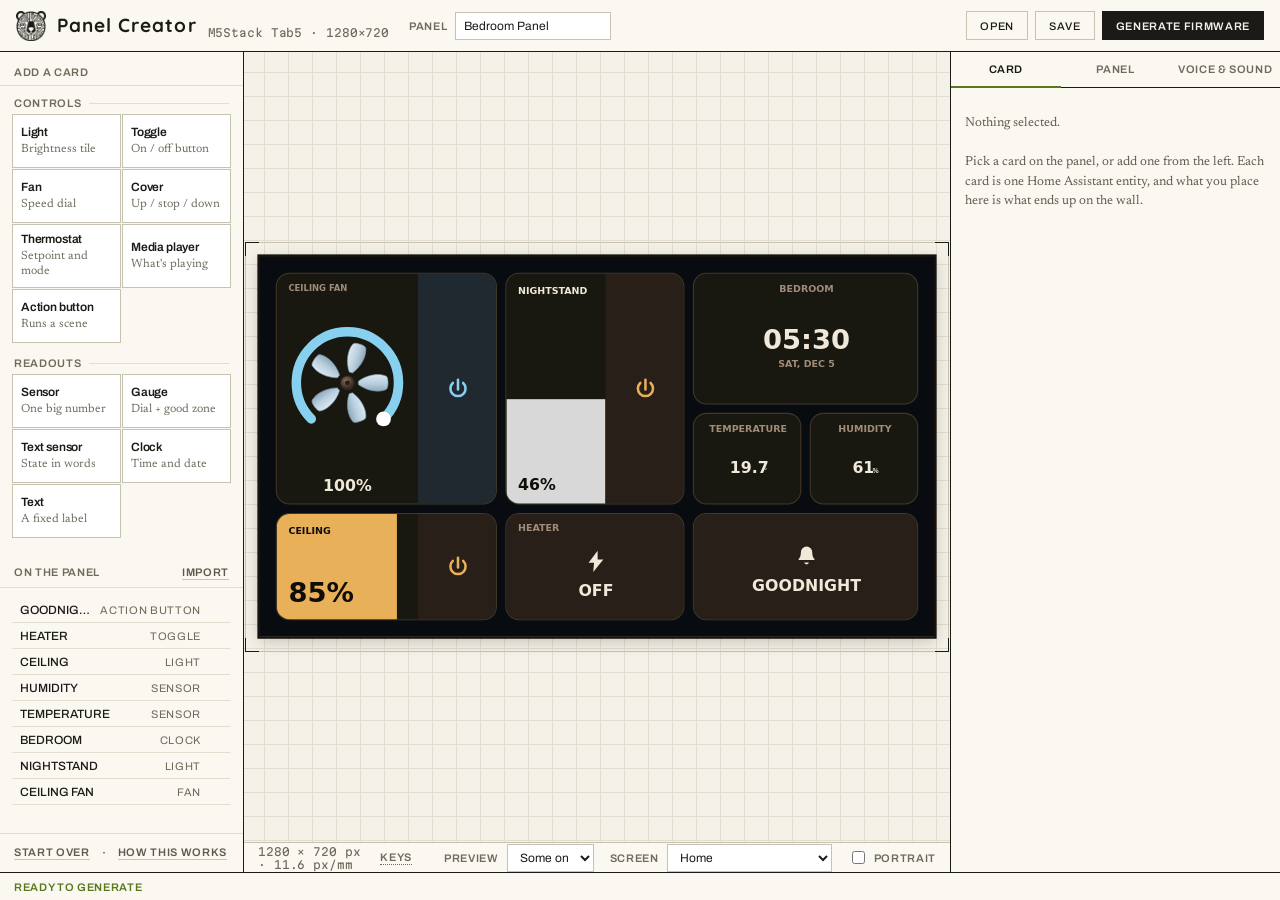
<file: index.html>
<!DOCTYPE html>
<html lang="en">
<head>
<meta charset="utf-8">
<meta name="viewport" content="width=device-width, initial-scale=1">
<title>Panel Creator — build an M5Stack Tab5 wall panel for Home Assistant</title>
<meta name="description" content="Lay out a Home Assistant touch panel for the M5Stack Tab5, see exactly how it will look, and download the ESPHome config.">
<link rel="icon" href="assets/img/yogitech-bear-ink.png">
<link rel="stylesheet" href="css/fonts.css">
<link rel="stylesheet" href="css/app.css">
</head>
<body>

<header class="top">
  <!-- The real mark, same file the site's header uses. -->
  <div class="brand">
    <img class="brand-mark" src="assets/img/yogitech-bear-ink.png" width="128" height="127" alt="YogiTech">
    <span class="brand-name">Panel&nbsp;Creator</span>
    <span class="brand-sub">M5Stack Tab5 · 1280×720</span>
  </div>

  <!-- Identity, the panel's name, and the three things you do to a FILE.
       Theme moved to the Panel tab (it is a panel setting) and the preview
       state to the stage footer (it is a view control, next to the screen
       picker) — this bar was carrying five controls of three different kinds. -->
  <div class="top-mid">
    <label class="field inline">
      <span>Panel</span>
      <input id="devFriendly" type="text" spellcheck="false" placeholder="Wall Panel">
    </label>
  </div>

  <div class="top-right">
    <button class="btn ghost" id="btnLoad" title="Open a saved .panelcreator.json">Open</button>
    <button class="btn ghost" id="btnSave" title="Save the design so you can edit it later">Save</button>
    <button class="btn primary" id="btnExport">Generate firmware</button>
  </div>
</header>

<div class="shell">

  <!-- ================= LEFT ================= -->
  <aside class="left">
    <div class="panel-title">Add a card</div>
    <div id="palette"></div>

    <div class="panel-title row-between">
      <span>On the panel</span>
      <button class="linkbtn" id="btnImport" title="Paste a list of entities from Home Assistant">Import</button>
    </div>
    <ul class="cardlist" id="cardList"></ul>

    <div class="left-foot">
      <button class="linkbtn" id="btnReset">Start over</button>
      <span class="dot">·</span>
      <button class="linkbtn" id="btnHelp">How this works</button>
    </div>
  </aside>

  <!-- ================= CENTRE ================= -->
  <main class="main">
    <div class="stage-wrap" id="stageWrap"></div>
    <div class="stage-foot">
      <span class="dim" id="dims">1280 × 720 px · 11.6 px/mm</span>
      <details class="keys">
        <summary>Keys</summary>
        <div class="keys-pop">
          <span><kbd>drag</kbd>move a card</span>
          <span><kbd>edge</kbd>resize it</span>
          <span><kbd>↑↓←→</kbd>nudge by one pixel</span>
          <span><kbd>alt + ↑↓←→</kbd>resize by one pixel</span>
          <span><kbd>del</kbd>remove the selected card</span>
        </div>
      </details>
      <span class="grow"></span>
      <label class="field inline">
        <span>Preview</span>
        <select id="demoPick">
          <option value="evening">Some on</option>
          <option value="on">All on</option>
          <option value="off">All off</option>
        </select>
      </label>
      <label class="field inline"><span>Screen</span><select id="pagePick"></select></label>
      <label class="check"><input type="checkbox" id="rotPortrait"> Portrait</label>
    </div>
  </main>

  <!-- ================= RIGHT ================= -->
  <aside class="right">
    <div class="tabs">
      <button class="tab is-on" data-tab="card">Card</button>
      <button class="tab" data-tab="panel">Panel</button>
      <button class="tab" data-tab="voice">Voice &amp; sound</button>
    </div>
    <div class="tabbody" id="tabCard"></div>
    <div class="tabbody hidden" id="tabPanel"></div>
    <div class="tabbody hidden" id="tabVoice"></div>
  </aside>
</div>

<footer class="issues" id="issues"></footer>

<!-- Shown INSTEAD of the editor under 900px. The shell is three fixed columns
     around a 1280x720 stage and the body does not scroll, so a phone gets a
     broken layout rather than a small one. Say so. -->
<div class="toosmall">
  <img src="assets/img/yogitech-bear-ink.png" width="128" height="127" alt="">
  <h1>Panel Creator needs a wider screen</h1>
  <p>It is a drawing board for a 1280&nbsp;&times;&nbsp;720 wall panel, shown at real size
     with an inspector either side. That does not fold down to a phone, and pretending it
     does would waste your time.</p>
  <p class="tiny">Come back on a laptop or a desktop &mdash; anything about 1000&nbsp;px wide
     and up. Nothing you have done is lost: the design lives in this browser.</p>
</div>

<!-- ================= MODAL ================= -->
<div class="modal hidden" id="modal">
  <div class="modal-card">
    <header class="modal-head">
      <h2 id="modalTitle">Generated firmware</h2>
      <button class="iconbtn" id="modalClose" aria-label="Close">✕</button>
    </header>
    <div class="modal-body" id="modalBody"></div>
  </div>
</div>

<input type="file" id="fileInput" accept=".json,.panelcreator.json" class="hidden">

<script src="js/theme.js"></script>
<script src="js/catalog.js"></script>
<script src="js/fonts.js"></script>
<script src="js/store.js"></script>
<script src="js/layout.js"></script>
<script src="js/icons.js"></script>
<script src="js/mdi.js"></script>
<script src="js/mock.js"></script>
<script src="js/canvas.js"></script>
<script src="js/gen-yaml.js"></script>
<script src="js/gen-docs.js"></script>
<script src="js/fanframes.js"></script>
<script src="js/zip.js"></script>
<script src="js/entitypick.js"></script>
<script src="js/inspector.js"></script>
<script src="js/app.js"></script>

<!-- ANALYTICS — the site's own Umami, on the same website id as the rest of
     yogitech.eu, so /panel-creator/ turns up beside every other page instead
     of in a second dashboard. Self-hosted and proxied first-party at /stats:
     no third party is involved, it sets no cookies and stores no IP, which is
     why the site carries no consent banner.

     TWO GUARDS, both deliberate:
     - hostname, because this same folder is meant to run from a file:// double
       click on somebody's desktop, and a local copy has no business phoning
       anywhere. It also keeps our own local testing out of the numbers.
     - the WordPress login cookie, because functions.php skips the tracker for
       logged-in users so admin activity never shows up. A static page is
       outside that rule unless it opts in, and numbers that only sometimes
       exclude the owner are worse than either choice. -->
<script>
(function () {
  var host = location.hostname;
  if (host !== 'yogitech.eu' && host !== 'www.yogitech.eu') return;
  if (document.cookie.indexOf('wordpress_logged_in') !== -1) return;
  var s = document.createElement('script');
  s.defer = true;
  s.src = '/stats/script.js';
  s.setAttribute('data-website-id', '8c2c4b79-c5de-46ab-a866-3d9f413064da');
  s.setAttribute('data-host-url', 'https://yogitech.eu/stats');
  s.setAttribute('data-auto-track', 'true');
  document.head.appendChild(s);
})();
</script>
</body>
</html>
</file>
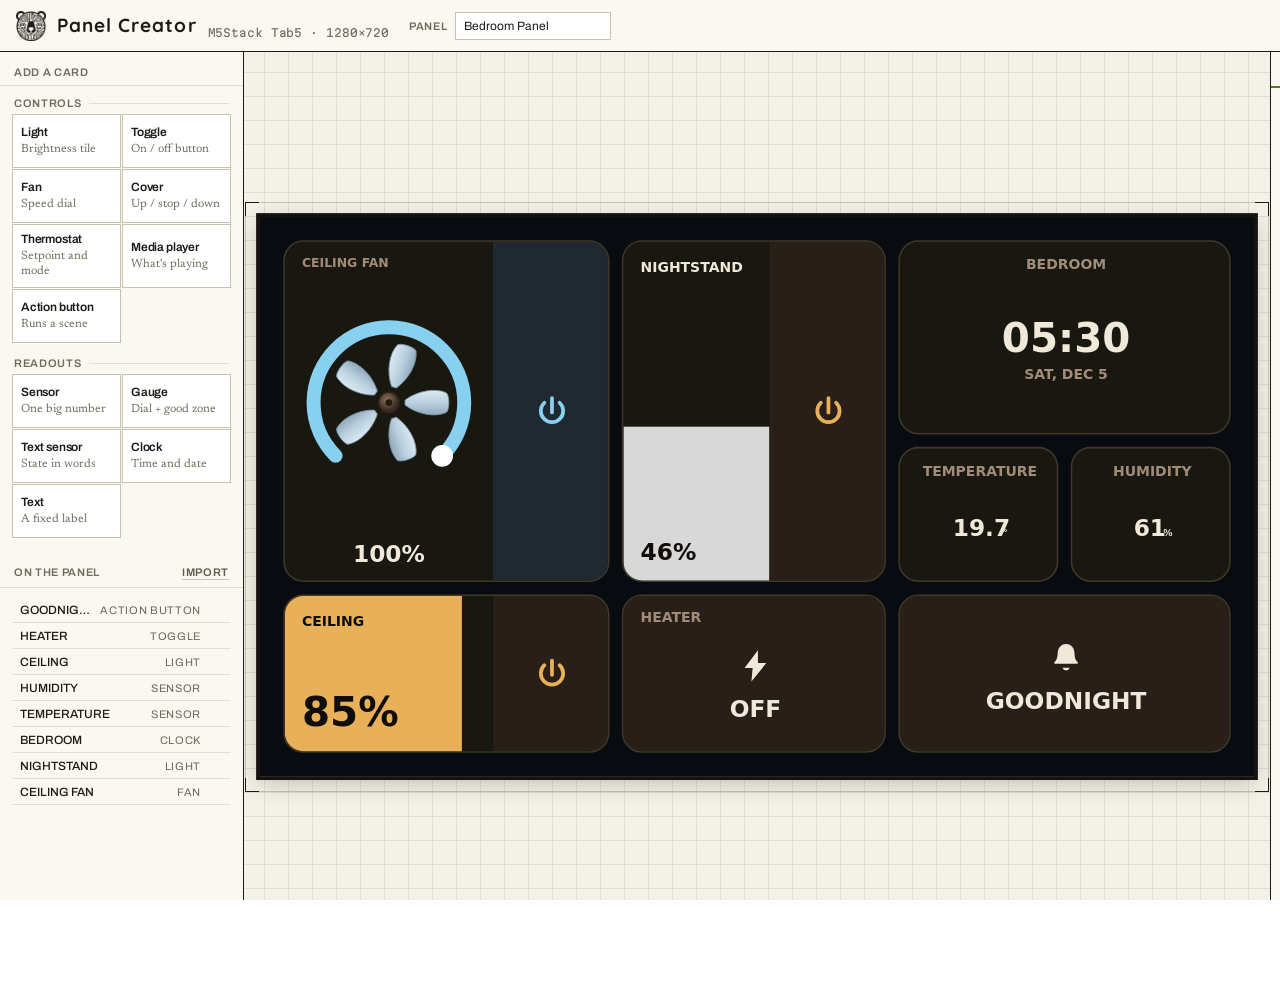
<file: tools/shot.html>
<!DOCTYPE html>
<!--
  shot.html — a harness for taking screenshots of the editor in a given state,
  because a headless browser can only load a URL and press nothing.

  Serve the folder, then point a headless browser at:

    tools/shot.html?t=panel                      the Panel tab
    tools/shot.html?t=voice                      the Voice tab
    tools/shot.html?t=export                     the generate dialog
    tools/shot.html?p=<url to a .panelcreator.json>   load a project first

  e.g. chrome --headless=new --window-size=1600,1000 --screenshot=out.png \
       "http://127.0.0.1:8792/tools/shot.html?p=out/pf-test-hall/pf-test-hall.panelcreator.json"
-->
<html><head><meta charset="utf-8"><title>shot</title>
<style>html,body{margin:0;height:100%;overflow:hidden}iframe{border:0;width:1600px;height:1000px}</style>
</head><body>
<iframe id="f" src="../index.html"></iframe>
<script>
document.getElementById('f').onload = function () {
  var d = this.contentDocument, w = this.contentWindow;
  var q = new URLSearchParams(location.search);
  function go() {
    var t = q.get('t');
    if (t === 'export') d.getElementById('btnExport').click();
    else if (t === 'import') d.getElementById('btnImport').click();
    else if (t === 'card') {
      /* the card tab is empty with nothing selected, so pick something */
      var pick = q.get('type') || 'light';
      var c = w.PF.store.get().cards.filter(function (x) { return x.type === pick; })[0];
      if (c) w.PF.store.select(c.id);
      d.querySelector('.tab[data-tab="card"]').click();
    }
    else if (t) d.querySelector('.tab[data-tab="' + t + '"]').click();
  }
  var p = q.get('p');
  if (p) fetch(p).then(function (r) { return r.json(); })
                 .then(function (j) { w.PF.store.replace(j); go(); });
  else go();
};
</script></body></html>
</file>
<file: css/fonts.css>
/* Self-hosted latin subsets of the four yogitech.eu faces (all OFL). Local
   copies so the tool looks right offline and makes no third-party request
   when it is embedded on the site.

   THE TYPE RULE, same as the site's: Martian Mono is for DATA. Archivo is for
   words. Mono was setting almost every line here, and mono-as-a-display-face
   is one of the most recognisable machine-generated "technical" looks there
   is — the site was retyped in August 2026 to fix exactly that. */

/* Archivo ships as one variable file covering 100-900, which is why there is
   no per-weight copy of it. */
@font-face{font-family:'Archivo';font-style:normal;font-weight:100 900;font-display:swap;src:url('../assets/fonts/archivo-var.woff2') format('woff2')}
@font-face{font-family:'Martian Mono';font-style:normal;font-weight:400;font-display:swap;src:url('../assets/fonts/martian-mono-400.woff2') format('woff2')}
@font-face{font-family:'Martian Mono';font-style:normal;font-weight:700;font-display:swap;src:url('../assets/fonts/martian-mono-700.woff2') format('woff2')}
/* 400, never 300 — Newsreader at 300 is too light to hold a line of UI prose */
@font-face{font-family:'Newsreader';font-style:normal;font-weight:400;font-display:swap;src:url('../assets/fonts/newsreader-400.woff2') format('woff2')}
@font-face{font-family:'Quicksand';font-style:normal;font-weight:700;font-display:swap;src:url('../assets/fonts/quicksand-700.woff2') format('woff2')}
</file>
<file: css/app.css>
/* =====================================================================
 * Panel Creator — editor chrome, in the yogitech.eu PLATE language.
 *
 * The site's conceit is a technical drawing sheet on squared paper:
 * hairline rules, square corners, no shadows on flat chrome, one pastel
 * doing the accent work. Smart home is sage, so this tool is sage.
 *
 * TYPE, retyped 2026-08-17 to match the site's v3.3.2 retype. Martian Mono
 * used to set nearly every line in here, and mono-as-a-display-face is the
 * most recognisable machine-generated "technical" look there is. Archivo
 * carries the structure now; the mono is reserved for things that are
 * actually data — pixel counts, coordinates, entity ids, generated code.
 *
 * Tokens below are copied from ollie-child/style.css. If they change there,
 * change them here — the two are meant to look like one thing.
 * ===================================================================== */

:root {
  --paper:   #f4f1e8;
  --panel:   #faf8f1;
  --ink:     #1b1a16;
  --ink-2:   #5f5a4e;
  --ink-3:   #6e6a5c;   /* 4.8:1 on paper — the floor for a readable grey */
  --line:    #c8c2b0;
  --line-2:  #e2ddce;

  --sage:    #d6e4b0;   /* smart home */
  --sage-2:  #c2d494;
  --sage-ink:#57781f;
  --apricot: #f8d0b0;
  --apricot-ink: #bc4419;
  --butter:  #f8e7b2;
  --sky:     #c9dcee;
  --rose:    #f4cdd4;

  --struct: 'Archivo', ui-sans-serif, system-ui, sans-serif;
  --data:   'Martian Mono', ui-monospace, 'Cascadia Mono', Consolas, monospace;
  --prose:  'Newsreader', Georgia, serif;
  --logo:   'Quicksand', ui-rounded, system-ui, sans-serif;

  /* Tracking scale, from the site. Small uppercase gets POSITIVE tracking —
     caps have no ascenders or descenders to separate them. Nothing here gets
     the old -.04em: that was a monospace being squeezed against the fixed
     advance width that defines the face. */
  --tr-l:    -.014em;   /* headings, the wordmark's neighbours */
  --tr-caps:  .06em;    /* small uppercase labels */
  --tr-data: -.01em;    /* mono numerals */

  /* Size scale. 11px is a HARD floor — the site's old 8px labels failed on
     legibility and this tool had 8, 8.5 and 9px doing the same job. */
  --fs-micro: 11px;     /* uppercase micro-labels */
  --fs-label: 12px;     /* field labels, buttons, list rows */
  --fs-lg:    13px;     /* section titles, emphasis */
  --ease:  cubic-bezier(.22, .75, .25, 1);

  --screen: #16130f;    /* the bezel around the panel preview */
}

* { box-sizing: border-box; }
html, body { height: 100%; }

body {
  margin: 0;
  font-family: var(--struct);
  font-size: var(--fs-label);
  letter-spacing: normal;
  color: var(--ink);
  background-color: var(--paper);
  background-image:
    linear-gradient(to right, var(--line-2) 1px, transparent 1px),
    linear-gradient(to bottom, var(--line-2) 1px, transparent 1px);
  background-size: 24px 24px;
  overflow: hidden;
  -webkit-font-smoothing: antialiased;
}
button { font: inherit; letter-spacing: inherit; color: inherit; }
.hidden { display: none !important; }
.grow { flex: 1; }

/* One class for every small uppercase label in the tool, so they cannot
   drift apart again. */
.caps {
  font-size: var(--fs-micro); text-transform: uppercase;
  letter-spacing: var(--tr-caps); font-weight: 600; color: var(--ink-3);
}
/* Anything that is a measurement, an id or a code — the only places the mono
   is allowed to appear. */
.data { font-family: var(--data); letter-spacing: var(--tr-data); font-variant-numeric: tabular-nums; }

/* ---------------- top bar ----------------
   Identity, the panel's name, and the three things you do to a FILE. The
   theme picker moved to the Panel tab (it is a panel setting) and the
   preview-state picker to the stage footer (it is a view control, like the
   screen picker it now sits beside) — the bar was carrying five controls of
   three different kinds. */
.top {
  display: flex; align-items: center; gap: 20px;
  height: 52px; padding: 0 16px;
  background: var(--panel);
  border-bottom: 1px solid var(--ink);
}
/* The YogiTech mark, at the site's proportions: the bear reads at 38px in a
   header twice this tall, so 30 here keeps the same weight against the
   wordmark. Baseline-aligned text, centre-aligned mark. */
.brand { display: flex; align-items: center; gap: 11px; white-space: nowrap; }
.brand-mark { width: 30px; height: 30px; display: block; flex: 0 0 auto; }
.brand-name {
  font-family: var(--logo); font-weight: 700; font-size: 19px;
  letter-spacing: .055em; line-height: 1;
}
.brand-sub {
  font-family: var(--data); font-size: var(--fs-micro); color: var(--ink-3);
  letter-spacing: var(--tr-data); align-self: flex-end; padding-bottom: 2px;
}

.top-mid { display: flex; gap: 16px; align-items: center; flex: 1; }
.top-right { display: flex; gap: 7px; }

.field.inline { display: flex; align-items: center; gap: 8px; }
.field.inline > span {
  font-size: var(--fs-micro); color: var(--ink-3);
  text-transform: uppercase; letter-spacing: var(--tr-caps); font-weight: 600;
}
.field.inline input, .field.inline select { height: 28px; }

input[type=text], input[type=number], select, textarea {
  font-family: var(--struct); font-size: var(--fs-label); letter-spacing: normal;
  color: var(--ink);
  background: #fff;
  border: 1px solid var(--line);
  border-radius: 0;
  padding: 4px 8px;
  min-width: 0;
}
input[type=text]:focus, input[type=number]:focus, select:focus, textarea:focus {
  outline: none; border-color: var(--ink); box-shadow: inset 0 -2px 0 var(--sage);
}
/* a field holding an id or a number is data, and reads better set as data */
input.mono, textarea.mono {
  font-family: var(--data); font-size: var(--fs-micro); letter-spacing: var(--tr-data);
}
input[type=color] {
  width: 38px; height: 28px; padding: 2px; border: 1px solid var(--line);
  border-radius: 0; background: #fff; cursor: pointer;
}
input[type=checkbox] { accent-color: var(--sage-ink); }

.btn {
  height: 29px; padding: 0 13px; cursor: pointer;
  font-family: var(--struct); font-size: var(--fs-micro); font-weight: 600;
  text-transform: uppercase; letter-spacing: var(--tr-caps);
  border: 1px solid var(--ink); border-radius: 0;
  background: #fff; white-space: nowrap;
  transition: background .16s var(--ease);
}
.btn:hover { background: var(--sage); }
.btn.primary { background: var(--ink); color: var(--paper); }
.btn.primary:hover { background: var(--sage-ink); border-color: var(--sage-ink); }
.btn.ghost { background: transparent; border-color: var(--line); font-weight: 500; }
.btn.ghost:hover { background: #fff; border-color: var(--ink); }
.btn.small { height: 25px; padding: 0 9px; }
.linkbtn {
  background: none; border: 0; padding: 0 0 1px; cursor: pointer;
  font-family: var(--struct); font-size: var(--fs-micro); font-weight: 600;
  text-transform: uppercase; letter-spacing: var(--tr-caps);
  color: var(--ink-2); border-bottom: 1px solid var(--line);
}
.linkbtn:hover { color: var(--apricot-ink); border-color: var(--apricot-ink); }
.iconbtn { background: none; border: 0; cursor: pointer; font-size: 15px; color: var(--ink-2); padding: 3px 7px; }
.iconbtn:hover { color: var(--ink); }

/* ---------------- shell ---------------- */
.shell {
  display: grid;
  grid-template-columns: 244px 1fr 330px;
  height: calc(100% - 52px - 28px);
}
.left, .right { background: var(--panel); overflow-y: auto; display: flex; flex-direction: column; }
.left { border-right: 1px solid var(--ink); }
.right { border-left: 1px solid var(--ink); }

.panel-title {
  font-size: var(--fs-micro); text-transform: uppercase; letter-spacing: var(--tr-caps);
  font-weight: 600; color: var(--ink-3);
  padding: 14px 14px 7px;
  border-bottom: 1px solid var(--line-2);
  margin-bottom: 9px;
}
.row-between { display: flex; align-items: baseline; justify-content: space-between; gap: 10px; }
.row-between > .linkbtn { white-space: nowrap; }

/* ---------------- palette ----------------
   Grouped rather than a flat wall of twelve: which half of the tool a card
   belongs to is the first thing you decide, and it was not being said. */
.palgroup {
  font-size: var(--fs-micro); text-transform: uppercase; letter-spacing: var(--tr-caps);
  font-weight: 600; color: var(--ink-3);
  padding: 0 14px; margin: 2px 0 5px;
  display: flex; align-items: center; gap: 8px;
}
.palgroup::after { content: ""; flex: 1; height: 1px; background: var(--line-2); }
.palgroup + .palette { margin-bottom: 10px; }
.palette { display: grid; grid-template-columns: 1fr 1fr; gap: 1px; padding: 0 12px 4px; }
.pal {
  text-align: left; cursor: pointer; min-height: 54px;
  background: #fff; border: 1px solid var(--line);
  padding: 7px 8px 8px; line-height: 1.25;
  transition: background .16s var(--ease), border-color .16s var(--ease);
}
.pal:hover { border-color: var(--ink); background: var(--sage); }
.pal b { display: block; font-size: var(--fs-label); font-weight: 600; letter-spacing: var(--tr-l); }
.pal i {
  display: block; margin-top: 2px;
  font-family: var(--prose); font-style: normal; font-weight: 400;
  font-size: var(--fs-label); line-height: 1.25; letter-spacing: normal; color: var(--ink-3);
}
.pal:hover i { color: var(--sage-ink); }

/* ---------------- card list ---------------- */
.cardlist { list-style: none; margin: 0; padding: 0 12px 8px; }
.cardlist li {
  display: grid; grid-template-columns: 1fr auto 14px; align-items: baseline; gap: 8px;
  padding: 5px 7px; cursor: pointer;
  border: 1px solid transparent; border-bottom-color: var(--line-2);
}
.cardlist li:hover { background: #fff; border-color: var(--line); }
.cardlist li.is-sel { background: var(--sage); border-color: var(--ink); }
/* NAME FIRST. The type used to lead in a 46px column of uppercase down the
   left edge, which is the one thing on the row you already know — you picked
   it from the palette. It trails as a quiet tag instead. */
.cardlist .cl-name {
  overflow: hidden; text-overflow: ellipsis; white-space: nowrap;
  font-size: var(--fs-label); font-weight: 500;
}
.cardlist .cl-type {
  font-size: var(--fs-micro); letter-spacing: var(--tr-caps);
  text-transform: uppercase; color: var(--ink-3); white-space: nowrap;
}
.cardlist li.is-sel .cl-type { color: var(--sage-ink); }
.cardlist .cl-bad { color: var(--apricot-ink); font-weight: 700; }
.cardlist .cl-x {
  opacity: 0; border: 0; background: none; cursor: pointer;
  color: var(--ink-3); font-size: var(--fs-label); padding: 0;
}
.cardlist li:hover .cl-x { opacity: 1; }
.cardlist li:hover .cl-x:hover { color: var(--apricot-ink); }
.cardlist .empty {
  display: block; color: var(--ink-3); font-family: var(--prose);
  font-size: var(--fs-lg); letter-spacing: normal; padding: 4px 7px; border: 0;
}

.left-foot {
  margin-top: auto; padding: 12px 14px;
  border-top: 1px solid var(--line-2);
  display: flex; align-items: center; gap: 12px;
}

/* ---------------- stage ---------------- */
/* transparent on purpose: the squared paper on <body> is the backdrop the
   panel sits on, and covering it here would throw away the whole conceit */
.main { display: flex; flex-direction: column; min-width: 0; background: transparent; }
.stage-wrap {
  flex: 1; display: flex; align-items: center; justify-content: center;
  overflow: hidden; padding: 26px;
}
/* the panel sits on the sheet like a drawn detail: hairline frame, corner ticks */
.pf-holder { position: relative; }
.pf-holder::before {
  content: ""; position: absolute; inset: -15px; pointer-events: none;
  border: 1px solid var(--line);
}
.pf-holder::after {
  content: ""; position: absolute; inset: -15px; pointer-events: none;
  background:
    linear-gradient(var(--ink), var(--ink)) 0    0    / 14px 1px no-repeat,
    linear-gradient(var(--ink), var(--ink)) 0    0    / 1px 14px no-repeat,
    linear-gradient(var(--ink), var(--ink)) 100% 0    / 14px 1px no-repeat,
    linear-gradient(var(--ink), var(--ink)) 100% 0    / 1px 14px no-repeat,
    linear-gradient(var(--ink), var(--ink)) 0    100% / 14px 1px no-repeat,
    linear-gradient(var(--ink), var(--ink)) 0    100% / 1px 14px no-repeat,
    linear-gradient(var(--ink), var(--ink)) 100% 100% / 14px 1px no-repeat,
    linear-gradient(var(--ink), var(--ink)) 100% 100% / 1px 14px no-repeat;
}
.pf-stage {
  position: relative; transform-origin: top left;
  overflow: hidden; touch-action: none; user-select: none;
  outline: 5px solid var(--screen);
  /* The only shadow in the tool. PLATE has none on chrome, and the popups
     and the modal have had theirs taken away — but this one is not chrome,
     it is a physical panel lying on the drawing sheet. */
  box-shadow: 0 8px 30px rgba(27,26,22,.26);
}
.stage-foot {
  display: flex; align-items: center; gap: 16px;
  height: 30px; padding: 0 14px;
  color: var(--ink-3); font-size: var(--fs-micro);
  border-top: 1px solid var(--line);
  background: var(--panel);
}
.stage-foot .field.inline > span { color: var(--ink-3); }
.stage-foot .check {
  display: flex; align-items: center; gap: 6px; cursor: pointer;
  font-size: var(--fs-micro); text-transform: uppercase;
  letter-spacing: var(--tr-caps); font-weight: 600; color: var(--ink-3);
}
.stage-foot .dim { font-family: var(--data); letter-spacing: var(--tr-data); font-variant-numeric: tabular-nums; }
/* The four keyboard shortcuts used to sit here permanently. They are worth
   knowing once and worth nothing after that, so they are a hover-open note. */
.keys { position: relative; }
.keys > summary {
  cursor: pointer; list-style: none;
  font-size: var(--fs-micro); text-transform: uppercase; letter-spacing: var(--tr-caps);
  font-weight: 600; color: var(--ink-3);
  border-bottom: 1px dotted var(--ink-3); padding-bottom: 1px;
}
.keys > summary::-webkit-details-marker { display: none; }
.keys > summary:hover { color: var(--ink); border-color: var(--ink); }
.keys-pop {
  position: absolute; bottom: 26px; left: 0; z-index: 40;
  background: #fff; border: 1px solid var(--ink); padding: 9px 12px;
  white-space: nowrap; display: grid; gap: 4px;
  font-family: var(--prose); font-size: var(--fs-lg); letter-spacing: normal;
  color: var(--ink-2); text-transform: none;
}
.keys-pop kbd {
  font-family: var(--data); font-size: var(--fs-micro); letter-spacing: var(--tr-data);
  border: 1px solid var(--line); background: var(--panel); padding: 1px 5px; margin-right: 6px;
}

/* ---------------- panel widgets ---------------- */
.pf-card { position: absolute; overflow: hidden; }
.pf-card.is-sel { outline: 2px solid var(--sage-2); outline-offset: 1px; }
.pf-box { position: absolute; }
.pf-t {
  position: absolute;
  font-family: Roboto, 'Segoe UI', ui-sans-serif, system-ui, sans-serif;
  letter-spacing: normal;
  overflow: hidden;
  /* LVGL's default long mode is WRAP, and it breaks a word that is wider
   * than the label rather than letting it run out the side. CSS only breaks
   * at spaces, so a too-long number was clipped here and would have wrapped
   * on the wall — the preview has to fail the same way the panel does. */
  overflow-wrap: anywhere;
}
.pf-symwrap { display: flex; align-items: center; justify-content: center; }
.pf-sym { display: block; }
.pf-arc { position: absolute; }
.pf-bladewrap { position: absolute; animation: pf-spin 1.8s linear infinite; }
.pf-blades { width: 100%; height: 100%; display: block; }
@keyframes pf-spin { to { transform: rotate(360deg); } }

.pf-guide { position: absolute; background: var(--apricot); pointer-events: none; }
.pf-guide-v { top: 0; bottom: 0; width: 1px; }
.pf-guide-h { left: 0; right: 0; height: 1px; }

.pf-h {
  position: absolute; width: 13px; height: 13px; margin: -6.5px 0 0 -6.5px;
  background: var(--sage); border: 1px solid var(--ink);
}
.pf-h-nw { left: 0;    top: 0;    cursor: nwse-resize; }
.pf-h-n  { left: 50%;  top: 0;    cursor: ns-resize; }
.pf-h-ne { left: 100%; top: 0;    cursor: nesw-resize; }
.pf-h-e  { left: 100%; top: 50%;  cursor: ew-resize; }
.pf-h-se { left: 100%; top: 100%; cursor: nwse-resize; }
.pf-h-s  { left: 50%;  top: 100%; cursor: ns-resize; }
.pf-h-sw { left: 0;    top: 100%; cursor: nesw-resize; }
.pf-h-w  { left: 0;    top: 50%;  cursor: ew-resize; }

/* ---------------- inspector ---------------- */
.tabs { display: flex; position: sticky; top: 0; background: var(--panel); z-index: 2; border-bottom: 1px solid var(--ink); }
.tab {
  flex: 1; padding: 11px 3px; background: none; border: 0; cursor: pointer;
  font-size: var(--fs-micro); text-transform: uppercase; letter-spacing: var(--tr-caps);
  font-weight: 600; color: var(--ink-3);
  border-bottom: 2px solid transparent; margin-bottom: -1px;
}
.tab:hover { color: var(--ink); }
.tab.is-on { color: var(--ink); border-bottom-color: var(--sage-ink); }
.tabbody { padding: 12px 14px 28px; }

.group { margin-bottom: 18px; }
.group > h3 {
  margin: 0 0 10px; font-size: var(--fs-micro); text-transform: uppercase;
  letter-spacing: var(--tr-caps); color: var(--ink-3); font-weight: 600;
  border-bottom: 1px solid var(--line-2); padding-bottom: 6px;
}
/* A group that is a fold: the summary IS the heading, so an advanced block
   can be shut without hiding that it exists. */
.group > details > summary {
  cursor: pointer; list-style: none;
  margin: 0 0 10px; font-size: var(--fs-micro); text-transform: uppercase;
  letter-spacing: var(--tr-caps); color: var(--ink-3); font-weight: 600;
  border-bottom: 1px solid var(--line-2); padding-bottom: 6px;
  display: flex; align-items: center; gap: 7px;
}
.group > details > summary::-webkit-details-marker { display: none; }
.group > details > summary::before { content: "▸"; font-size: 9px; color: var(--ink-3); }
.group > details[open] > summary::before { content: "▾"; }
.group > details > summary:hover { color: var(--ink); }

.f { margin-bottom: 10px; }
.f > label { display: block; font-size: var(--fs-label); font-weight: 500; color: var(--ink-2); margin-bottom: 4px; }
.f input[type=text], .f input[type=number], .f select, .f textarea { width: 100%; }

/* Progressive disclosure: the first sentence of a hint stays visible, the
   reasoning sits behind a "why" the user opens. Keeps every explanation
   without making the panel a wall of prose. */
.hint > .why { display: inline; }
/* lowercase on purpose: this sits INSIDE a sentence, and setting it as a
   tracked uppercase label made every hint look like it was shouting at the
   end. */
.hint > .why > summary {
  display: inline; cursor: pointer; list-style: none;
  font-family: var(--struct); font-size: var(--fs-micro); font-weight: 600;
  letter-spacing: normal;
  color: var(--ink-3); border-bottom: 1px dotted var(--ink-3);
  padding-bottom: 1px; margin-left: 4px;
}
.hint > .why > summary::-webkit-details-marker { display: none; }
.hint > .why > summary:hover { color: var(--ink); border-color: var(--ink); }
.hint > .why[open] > summary { color: var(--ink-2); }
.hint > .why[open] { display: block; margin-top: 5px; }
.hint > .why[open] > summary { display: block; margin: 0 0 3px; }

/* every hint, not just the ones inside a field — the card blurb sits directly
   under the group heading and was falling back to the mono face */
.hint {
  font-family: var(--prose); font-weight: 400; font-size: var(--fs-lg);
  letter-spacing: normal; color: var(--ink-3); margin-top: 5px; line-height: 1.45;
}
.hint b { font-weight: 600; color: var(--ink-2); }
.hint code, .modal-note code {
  font-family: var(--data); font-size: var(--fs-micro); letter-spacing: var(--tr-data);
  background: #fff; padding: 1px 4px; border: 1px solid var(--line-2);
}
.f.row { display: flex; gap: 8px; align-items: flex-end; }
.f.row > * { flex: 1; }
.f.checkline { display: flex; align-items: flex-start; gap: 9px; }
.f.checkline input { margin-top: 2px; }
.f.checkline label { margin: 0; font-size: var(--fs-label); font-weight: 500; letter-spacing: normal; color: var(--ink); }
/* for a setting that is ours rather than something upstream does — worth
   saying out loud, because it is the one kind that has no docs to check */
.badge {
  display: inline-block; vertical-align: 1px; margin-left: 6px;
  font-family: var(--struct); font-size: var(--fs-micro); letter-spacing: var(--tr-caps);
  text-transform: uppercase; font-weight: 600;
  padding: 0 5px 1px; color: var(--apricot-ink);
  background: var(--apricot); border: 1px solid var(--apricot-ink);
}
.geo { display: grid; grid-template-columns: 1fr 1fr; gap: 8px; }
/* one compact row per text slot: label left, control right */
.szrow { display: grid; grid-template-columns: 1fr 122px; align-items: center; gap: 8px; margin-bottom: 5px; }
.szrow > label { font-size: var(--fs-label); font-weight: 500; color: var(--ink-2); margin: 0; }
.szrow > select, .szrow > input { width: 100%; height: 25px; font-size: var(--fs-micro); padding: 2px 6px; }
/* a fold INSIDE a group — same idea as a folding group, one level down */
.subfold { margin-top: 8px; }
.subfold > summary {
  cursor: pointer; list-style: none; display: flex; align-items: center; gap: 7px;
  font-size: var(--fs-micro); text-transform: uppercase; letter-spacing: var(--tr-caps);
  font-weight: 600; color: var(--ink-3); padding-bottom: 5px;
}
.subfold > summary::-webkit-details-marker { display: none; }
.subfold > summary::before { content: "▸"; font-size: 9px; }
.subfold[open] > summary::before { content: "▾"; }
.subfold > summary::after { content: ""; flex: 1; height: 1px; background: var(--line-2); }
.subfold > summary:hover { color: var(--ink); }

.colorrow { display: flex; gap: 8px; align-items: center; }
.colorrow .btn { flex: 0 0 auto; }
.empty-note { font-family: var(--prose); font-weight: 400; font-size: var(--fs-lg); letter-spacing: normal; color: var(--ink-2); line-height: 1.5; }
.card-actions { display: flex; gap: 4px; margin-bottom: 15px; flex-wrap: wrap; }

.symgrid { display: grid; grid-template-columns: repeat(6, 1fr); gap: 1px; }
.symgrid button {
  aspect-ratio: 1; display: grid; place-items: center; cursor: pointer;
  background: #fff; border: 1px solid var(--line); color: var(--ink-2); padding: 0;
}
.symgrid button:hover { border-color: var(--ink); background: var(--sage); }
.symgrid button.is-on { border-color: var(--ink); background: var(--sage); color: var(--sage-ink); }
.symgrid button.none { font-size: var(--fs-micro); letter-spacing: var(--tr-caps); color: var(--ink-3); }

/* MDI icons, behind a fold: 90 of them would otherwise bury the eight fields
   under the picker, and the built-in glyphs are the free option so they stay
   on top. Opens by itself when the card is already using one. */
.symmore { margin-top: 8px; }
.symmore > details > summary {
  cursor: pointer; list-style: none;
  font-size: var(--fs-micro); text-transform: uppercase; letter-spacing: var(--tr-caps);
  font-weight: 600; color: var(--ink-2);
  border-bottom: 1px dotted var(--ink-3); display: inline-block; padding-bottom: 1px;
}
.symmore > details > summary::-webkit-details-marker { display: none; }
.symmore > details > summary:hover { color: var(--ink); border-color: var(--ink); }
.symmore > details[open] > summary { color: var(--ink); margin-bottom: 6px; }
.symmore .hint { margin: 0 0 8px; }
.symgroup {
  font-size: var(--fs-micro); text-transform: uppercase; letter-spacing: var(--tr-caps);
  font-weight: 600; color: var(--ink-3); margin: 8px 0 3px;
}

/* ---------------- entity search ----------------
   position: fixed, because the inspector column scrolls and an absolutely
   positioned child would be clipped by it. Placed from the input's rect. */
.epick {
  position: fixed; z-index: 60; display: none;
  overflow-y: auto; overscroll-behavior: contain;
  background: #fff; border: 1px solid var(--ink);
}
.epick-row {
  padding: 6px 8px 7px; cursor: pointer; position: relative;
  border-bottom: 1px solid var(--line-2);
}
.epick-row:last-child { border-bottom: 0; }
.epick-row:hover, .epick-row.is-on { background: var(--sage); }
.epick-name {
  font-size: var(--fs-label); font-weight: 500; line-height: 1.25;
  color: var(--ink); padding-right: 64px;
  white-space: nowrap; overflow: hidden; text-overflow: ellipsis;
}
.epick-name i { color: var(--ink-3); font-style: normal; }
/* an entity id IS data */
.epick-id {
  font-family: var(--data); font-size: var(--fs-micro); letter-spacing: var(--tr-data);
  color: var(--ink-3); padding-right: 64px; margin-top: 2px;
  white-space: nowrap; overflow: hidden; text-overflow: ellipsis;
}
/* the match itself, in both lines */
.epick-name b, .epick-id b { font-weight: 700; color: var(--apricot-ink); }
.epick-dom {
  position: absolute; right: 6px; top: 7px;
  font-size: var(--fs-micro); letter-spacing: var(--tr-caps); text-transform: uppercase;
  font-weight: 600; color: var(--ink-3); background: var(--paper);
  border: 1px solid var(--line-2); padding: 0 4px 1px;
  max-width: 58px; overflow: hidden; text-overflow: ellipsis; white-space: nowrap;
}
.epick-none {
  padding: 8px; font-family: var(--prose); font-size: var(--fs-lg);
  color: var(--ink-3); font-weight: 400;
}

/* ---------------- issues bar ----------------
   One chip per KIND of problem, not one per card. Four cards sharing an
   entity used to fill the bar with four near-identical sentences and push
   everything else behind "+n more". */
.issues {
  height: 28px; display: flex; align-items: center; gap: 10px;
  padding: 0 14px; font-size: var(--fs-micro); letter-spacing: var(--tr-caps);
  text-transform: uppercase; font-weight: 600;
  background: var(--panel); border-top: 1px solid var(--ink);
  overflow-x: auto; white-space: nowrap;
}
.issues .ok { color: var(--sage-ink); }
.issues .issue-head { color: var(--apricot-ink); }
.issues .sep { color: var(--line); }
.issues button {
  background: none; border: 0; cursor: pointer; padding: 2px 0 3px; font: inherit;
  letter-spacing: inherit; text-transform: inherit; color: var(--ink-2);
  border-bottom: 1px solid var(--line);
}
.issues button:hover { color: var(--ink); border-color: var(--ink); }
.issues button.error { color: var(--apricot-ink); border-color: var(--apricot-ink); }
.issues button.warn { color: #8a6a12; border-color: #d8c07a; }
.issues .n {
  font-family: var(--data); letter-spacing: var(--tr-data);
  border: 1px solid currentColor; padding: 0 4px; margin-right: 6px;
}

/* ---------------- modal ---------------- */
.modal {
  position: fixed; inset: 0; background: rgba(27,26,22,.42);
  display: grid; place-items: center; z-index: 50; padding: 26px;
}
.modal-card {
  background: var(--panel); border: 1px solid var(--ink); width: min(1020px, 100%);
  max-height: 92vh; display: flex; flex-direction: column; overflow: hidden;
}
.modal-head {
  display: flex; align-items: center; justify-content: space-between;
  padding: 13px 18px; border-bottom: 1px solid var(--ink);
}
.modal-head h2 {
  margin: 0; font-size: var(--fs-lg); font-weight: 600;
  text-transform: uppercase; letter-spacing: var(--tr-caps);
}
.modal-body { padding: 16px 18px 20px; overflow-y: auto; }

.filetabs { display: flex; gap: 1px; margin-bottom: 12px; flex-wrap: wrap; }
.filetabs button {
  padding: 6px 11px; cursor: pointer;
  font-family: var(--data); font-size: var(--fs-micro); letter-spacing: var(--tr-data);
  border: 1px solid var(--line); background: #fff;
}
.filetabs button:hover { border-color: var(--ink); }
.filetabs button.is-on { border-color: var(--ink); background: var(--sage); font-weight: 700; }
pre.code {
  margin: 0; padding: 12px 14px; background: #fff; border: 1px solid var(--line);
  font-family: var(--data); font-size: var(--fs-micro); letter-spacing: var(--tr-data); line-height: 1.6;
  max-height: 52vh; overflow: auto; white-space: pre; color: var(--ink);
}
/* a code block with its own copy button sitting on it */
.codeblock { position: relative; margin-bottom: 15px; }
.codeblock > .btn { position: absolute; top: 7px; right: 7px; background: var(--panel); }
.codeblock > .btn:hover { background: var(--sage); }
/* two copy buttons side by side (the key box: whole line, or the bare key) */
.codeblock > .cbtns { position: absolute; top: 7px; right: 7px; display: flex; gap: 6px; }
.codeblock > .cbtns > .btn { background: var(--panel); }
.codeblock > .cbtns > .btn:hover { background: var(--sage); }

.modal-actions { display: flex; gap: 8px; align-items: center; margin-top: 13px; flex-wrap: wrap; }
.modal-actions .hint { font-family: var(--prose); font-size: var(--fs-lg); letter-spacing: normal; color: var(--ink-3); margin: 0; }
.modal-note {
  font-family: var(--prose); font-weight: 400; font-size: 15px; letter-spacing: normal;
  color: var(--ink-2); line-height: 1.55; margin: 0 0 15px;
}
.modal-note b { font-weight: 600; color: var(--ink); }
.problems {
  margin: 0 0 15px; padding: 11px 13px; background: var(--rose); border: 1px solid var(--ink);
  font-size: var(--fs-label); letter-spacing: normal;
}
.problems ul { margin: 8px 0 0; padding-left: 18px; }
.problems li { margin: 3px 0; }
textarea.paste {
  width: 100%; height: 210px;
  font-family: var(--data); font-size: var(--fs-micro); letter-spacing: var(--tr-data);
}

/* Steps in the generate dialog — the install instructions were a paragraph
   you had to parse to find out how many things you had to do. */
.steps { counter-reset: s; margin: 0 0 15px; padding: 0; list-style: none; }
.steps li {
  counter-increment: s; position: relative; padding: 0 0 11px 34px;
  font-family: var(--prose); font-size: var(--fs-lg); line-height: 1.5; color: var(--ink-2);
}
.steps li::before {
  content: counter(s, decimal-leading-zero); position: absolute; left: 0; top: 1px;
  font-family: var(--data); font-size: var(--fs-micro); letter-spacing: var(--tr-data);
  border: 1px solid var(--ink); background: var(--butter); padding: 1px 5px; color: var(--ink);
}
.steps li b { font-weight: 600; color: var(--ink); }

@media (max-width: 1240px) {
  .shell { grid-template-columns: 214px 1fr 300px; }
  .brand-sub { display: none; }
  .top-mid { gap: 10px; }
}

/* ---------------- too small to work ----------------
   Under 900px the three-column shell has nowhere left to go, and `body` does
   not scroll, so the editor does not get SMALLER — it gets broken. Swap it
   for a sentence that says why. */
.toosmall { display: none; }
@media (max-width: 900px) {
  .top, .shell, .issues { display: none !important; }
  body { overflow: auto; }
  .toosmall {
    display: block; max-width: 30rem; margin: 0 auto;
    padding: 15vh 26px 40px; text-align: center;
  }
  .toosmall img { width: 64px; height: 64px; margin: 0 auto 20px; display: block; }
  .toosmall h1 {
    font-family: var(--struct); font-weight: 600; font-size: 1.35rem;
    letter-spacing: var(--tr-l); margin: 0 0 14px; color: var(--ink);
  }
  .toosmall p {
    font-family: var(--prose); font-weight: 400; font-size: 1.05rem;
    line-height: 1.5; color: var(--ink-2); margin: 0 0 12px;
  }
  .toosmall .tiny { font-size: .95rem; color: var(--ink-3); }
}
</file>
